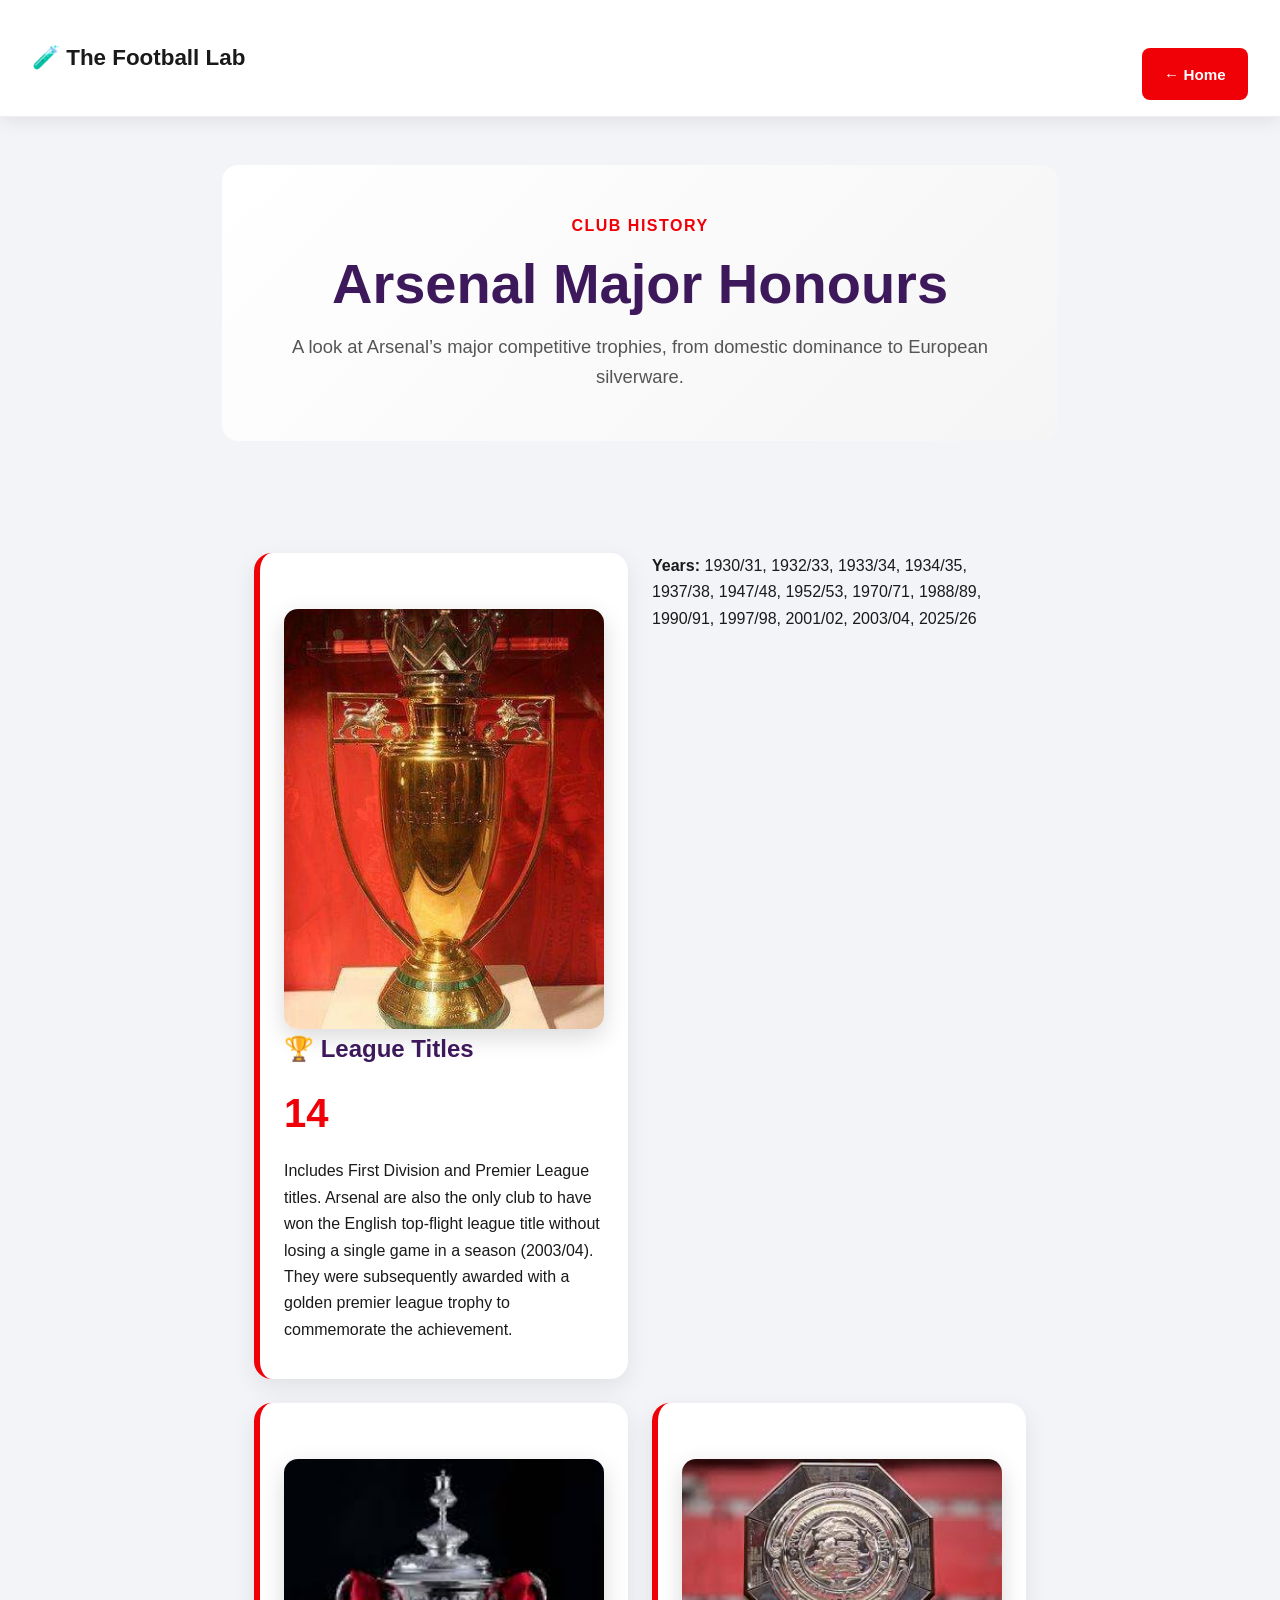
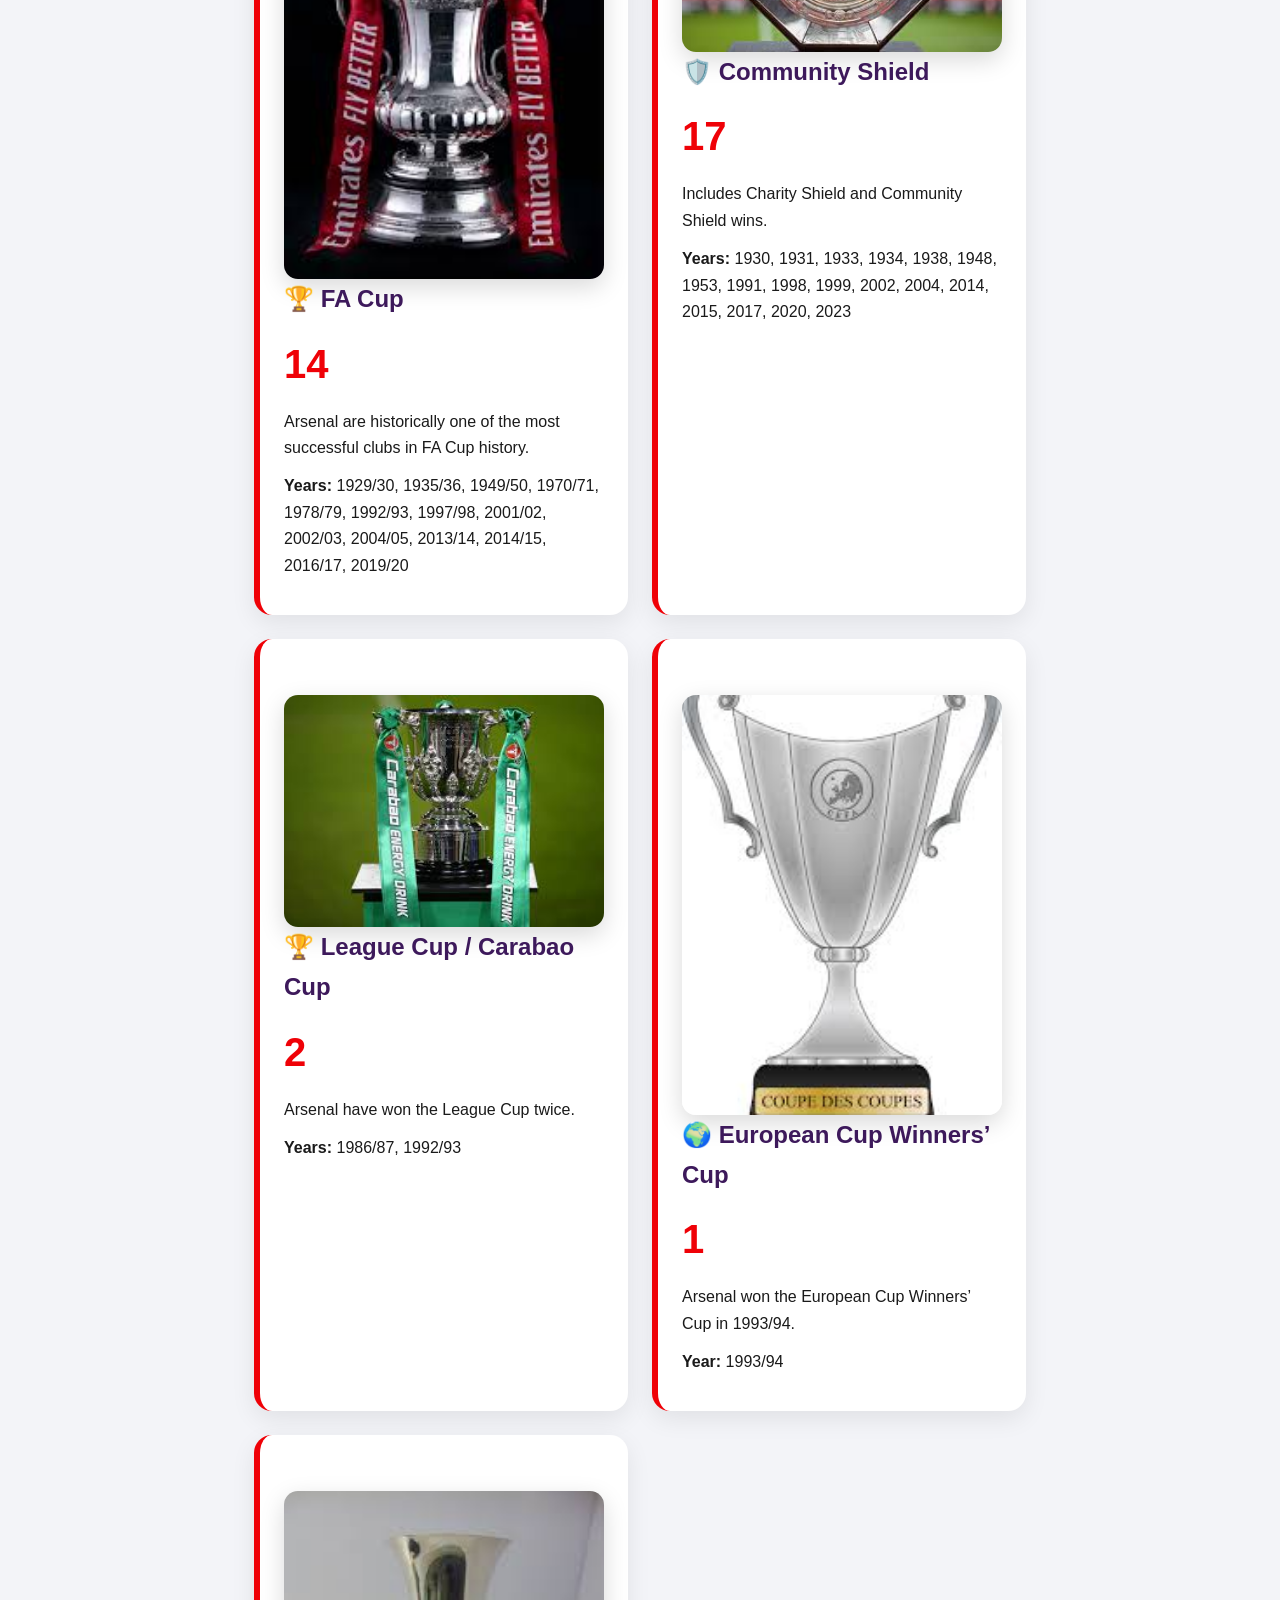
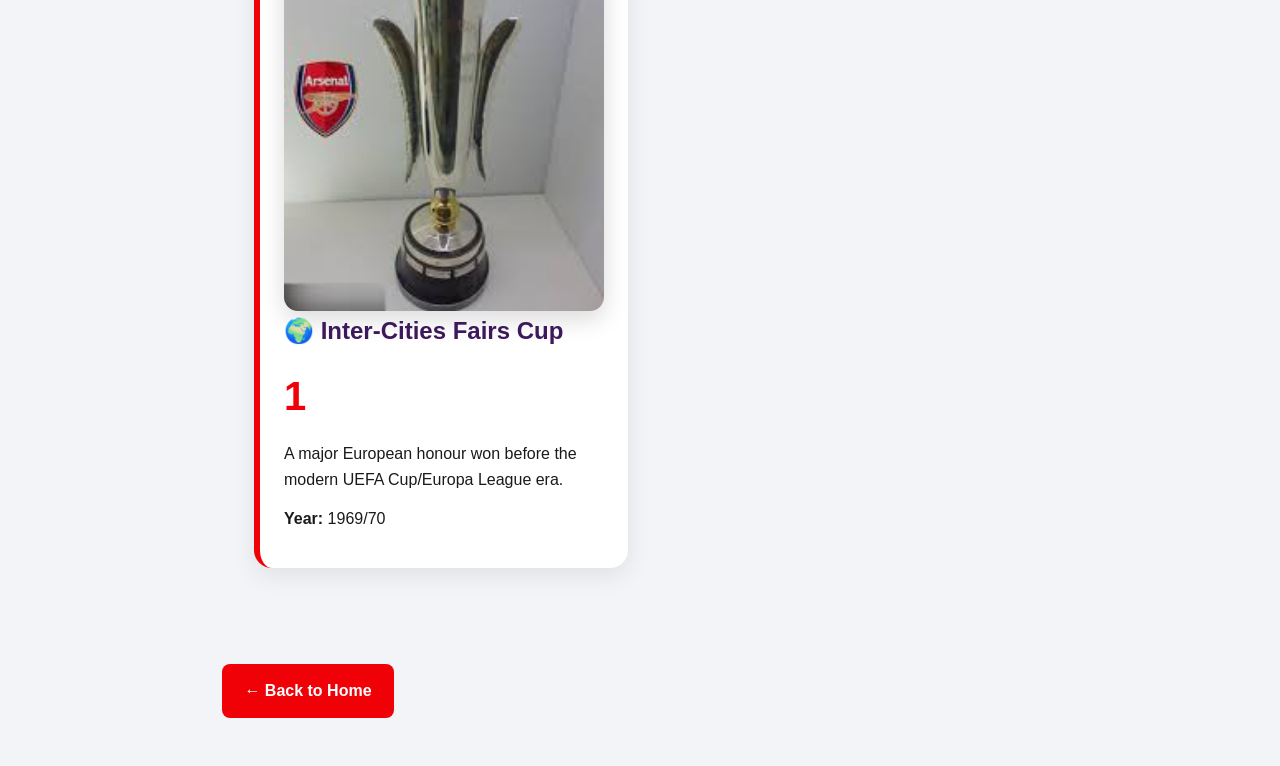
<file: ArsenalHistory.html>
<!DOCTYPE html>
<link rel="stylesheet" href="style.css">
<html lang="en">
<head>
  <meta charset="UTF-8">
  <meta name="viewport" content="width=device-width, initial-scale=1.0">
  <title>Arsenal History | The Football Lab</title>
  <link rel="stylesheet" href="style.css">
</head>
<body>

<header>
  <div class="brand">
    <h1>🧪 The Football Lab</h1>
  </div>

  <nav>
<a class="back-button" href="index.html">←  Home</a>
  </nav>
</header>

<main class="article-container">

  <section class="article-hero">
    <p class="article-label">Club History</p>
    <h1>Arsenal Major Honours</h1>
    <p class="article-subtitle">
      A look at Arsenal’s major competitive trophies, from domestic dominance to European silverware.
    </p>
  </section>

  <section class="trophy-grid">

      <div class="trophy-card">
  <img
    src="Images/Trophies/GoldPrem.jpg"
    alt="Premier League Trophy"
    class="trophy-image">
    <h2>🏆 League Titles</h2>
    <p class="trophy-count">14</p>
    <p>
    Includes First Division and Premier League titles. Arsenal are also the only club to have won the English top-flight league title without losing a single game in a season (2003/04). They were subsequently awarded with a golden premier league trophy to commemorate the achievement.
    </p>
    </div>
      <p><strong>Years:</strong> 1930/31, 1932/33, 1933/34, 1934/35, 1937/38, 1947/48, 1952/53, 1970/71, 1988/89, 1990/91, 1997/98, 2001/02, 2003/04, 2025/26</p>
    </div>

    <div class="trophy-card">
    <img
    src="Images/Trophies/FaCup.jpeg"
    alt="FA Cup Trophy"
    class="trophy-image">
      <h2>🏆 FA Cup</h2>
      <p class="trophy-count">14</p>
      <p>Arsenal are historically one of the most successful clubs in FA Cup history.</p>
      <p><strong>Years:</strong> 1929/30, 1935/36, 1949/50, 1970/71, 1978/79, 1992/93, 1997/98, 2001/02, 2002/03, 2004/05, 2013/14, 2014/15, 2016/17, 2019/20</p>
    </div>

    <div class="trophy-card">
    <img
    src="Images/Trophies/CommunityShield.jpeg"
    alt="Community Shield Trophy"
    class="trophy-image">
      <h2>🛡️ Community Shield</h2>
      <p class="trophy-count">17</p>
      <p>Includes Charity Shield and Community Shield wins.</p>
      <p><strong>Years:</strong> 1930, 1931, 1933, 1934, 1938, 1948, 1953, 1991, 1998, 1999, 2002, 2004, 2014, 2015, 2017, 2020, 2023</p>
    </div>

    <div class="trophy-card">
    <img
    src="Images/Trophies/CarabaoCup.jpeg"
    alt="League Cup / Carabao Cup Trophy"
    class="trophy-image">
      <h2>🏆 League Cup / Carabao Cup</h2>
      <p class="trophy-count">2</p>
      <p>Arsenal have won the League Cup twice.</p>
      <p><strong>Years:</strong> 1986/87, 1992/93</p>
    </div>

    <div class="trophy-card">
    <img
    src="Images/Trophies/ECWTrophy.jpeg"
    alt="European Cup Winners' Cup Trophy"
    class="trophy-image">
      <h2>🌍 European Cup Winners’ Cup</h2>
      <p class="trophy-count">1</p>
      <p>Arsenal won the European Cup Winners’ Cup in 1993/94.</p>
      <p><strong>Year:</strong> 1993/94</p>
    </div>

    <div class="trophy-card">
    <img
    src="Images/Trophies/ICFTrophy.jpeg"
    alt="Inter-Cities Fairs Cup Trophy"
    class="trophy-image">
      <h2>🌍 Inter-Cities Fairs Cup</h2>
      <p class="trophy-count">1</p>
      <p>A major European honour won before the modern UEFA Cup/Europa League era.</p>
      <p><strong>Year:</strong> 1969/70</p>
    </div>

  </section>

  <a class="back-button" href="index.html">← Back to Home</a>

</main>

</body>
</html>
</file>
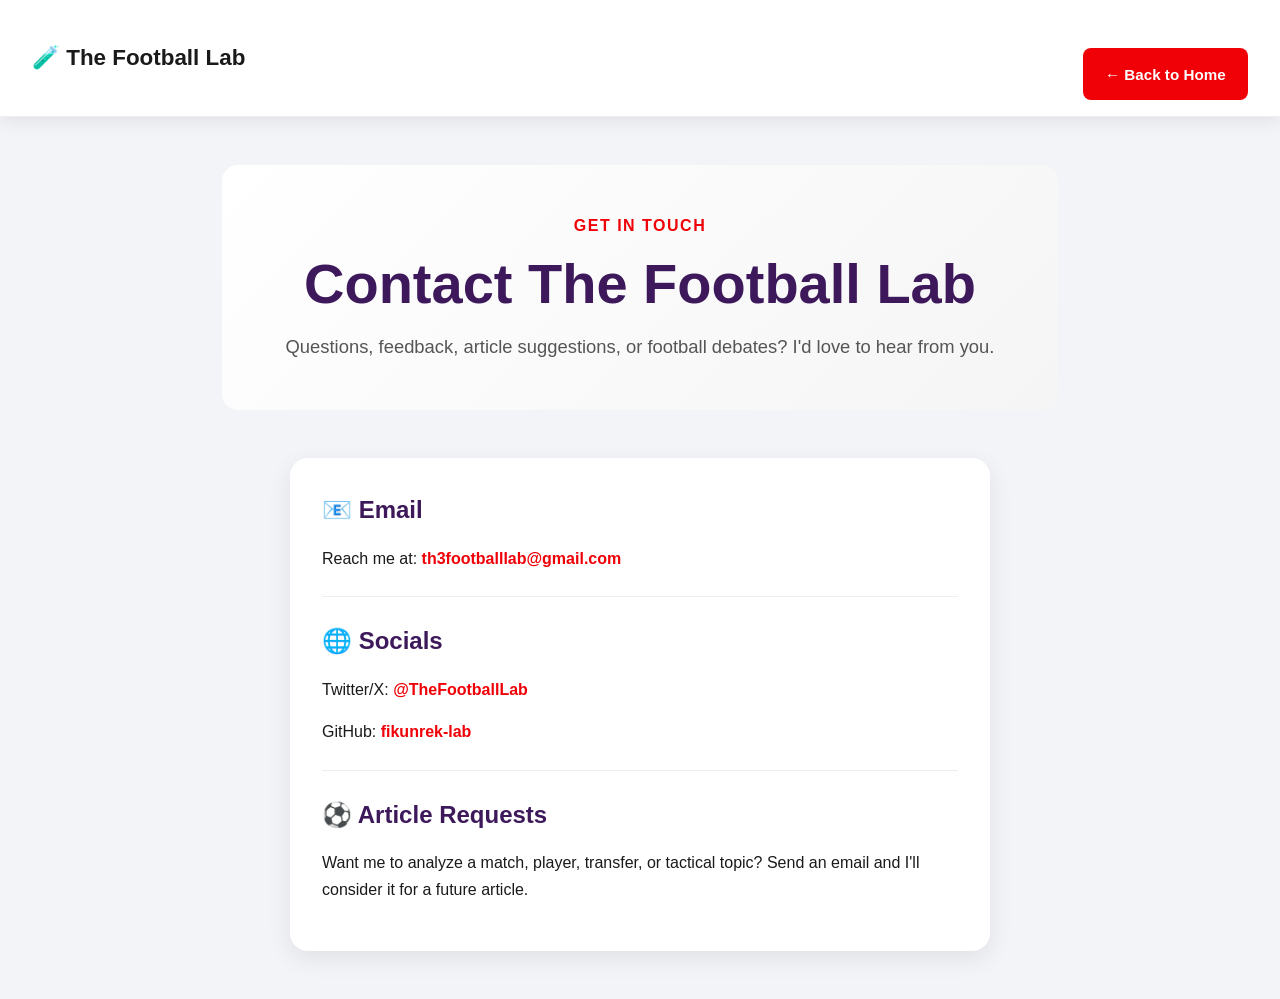
<file: Contact.html>
<!DOCTYPE html>
<link rel="stylesheet" href="style.css">
<html lang="en">
<head>
  <meta charset="UTF-8">
  <meta name="viewport" content="width=device-width, initial-scale=1.0">
  <title>Contact | The Football Lab</title>
  <link rel="stylesheet" href="style.css">
</head>
<body>

<header>
  <div class="brand">
    <h1>🧪 The Football Lab</h1>
  </div>

  <nav>
    <a class="back-button" href="index.html">
    ← Back to Home
  </a>
  </nav>
</header>

<main class="article-container">

  <section class="article-hero">
    <p class="article-label">Get In Touch</p>

    <h1>Contact The Football Lab</h1>

    <p class="article-subtitle">
      Questions, feedback, article suggestions, or football debates?
      I'd love to hear from you.
    </p>
  </section>

  <div class="contact-card">

    <h2>📧 Email</h2>

    <p>
      Reach me at:
      <a href="mailto:th3footballlab@gmail.com">
        th3footballlab@gmail.com
      </a>
    </p>

    <hr>

    <h2>🌐 Socials</h2>

    <p>
      Twitter/X:
      <a href="#">@TheFootballLab</a>
    </p>

    <p>
      GitHub:
      <a href="#">fikunrek-lab</a>
    </p>

    <hr>

    <h2>⚽ Article Requests</h2>

    <p>
      Want me to analyze a match, player, transfer, or tactical topic?
      Send an email and I'll consider it for a future article.
    </p>

  </div>

</main>

</body>
</html>
</file>
<file: style.css>
:root {
  --arsenal-red: #EF0107;
  --pl-purple: #3D195B;
  --dark: #1a1a1a;
  --light-gray: #f5f5f5;
  --max-width: 1100px;
}

* {
  box-sizing: border-box;
  margin: 0;
  padding: 0;
}

body {
  font-family: 'Inter', 'Segoe UI', Arial, sans-serif;
  background: white;
  color: var(--dark);
  line-height: 1.65;
  font-size: 16px;
}

img {
  max-width: 100%;
  display: block;
}

header {
  display: flex;
  justify-content: space-between;
  align-items: center;
  padding: 1rem 2rem;
  border-bottom: 1px solid #eee;
  position: sticky;
  top: 0;
  background: white;
  z-index: 100;
}

.brand {
  display: flex;
  align-items: center;
  gap: 0.75rem;
}

.brand h1 {
  font-size: 1.4rem;
  font-weight: 700;
}

nav a {
  margin-left: 1.5rem;
  text-decoration: none;
  color: var(--dark);
  font-weight: 500;
  font-size: 0.95rem;
}

nav a:hover {
  color: var(--arsenal-red);
}

section {
  padding: 4rem 2rem;
}

section h3 {
  margin-bottom: 1.5rem;
  font-size: 1.4rem;
  border-left: 5px solid var(--arsenal-red);
  padding-left: 0.75rem;
}

.hero {
  padding: 5rem 2rem;
  background: linear-gradient(135deg, var(--light-gray), #ffffff);
}

.hero-inner {
  max-width: var(--max-width);
  margin: auto;
  display: grid;
  grid-template-columns: 1.2fr 0.8fr;
  gap: 3rem;
  align-items: center;
}

.hero h2 {
  font-size: clamp(2rem, 4vw, 3rem);
  margin-bottom: 1rem;
  line-height: 1.2;
}

.hero p {
  margin-bottom: 2rem;
  font-size: 1.1rem;
  color: #444;
}

.primary {
  background: var(--arsenal-red);
  color: white;
  border: none;
  cursor: pointer;
  font-weight: 600;
  border-radius: 6px;
}

.secondary {
  background: white;
  border: 2px solid var(--arsenal-red);
  color: var(--arsenal-red);
  cursor: pointer;
  font-weight: 600;
  border-radius: 6px;
}

button {
  padding: 0.8rem 1.2rem;
}

.match-card,
.simulator {
  background: var(--light-gray);
  padding: 2rem;
  border-radius: 10px;
}

.simulator {
  max-width: 500px;
}

.simulator select,
.simulator button,
.simulator input {
  width: 100%;
  padding: 0.6rem;
  margin-top: 0.5rem;
  font-size: 0.95rem;
}

table {
  width: 100%;
  border-collapse: collapse;
  margin-top: 1rem;
  font-size: 0.95rem;
}

th,
td {
  border-bottom: 1px solid #ddd;
  padding: 0.8rem;
  text-align: left;
}

th {
  background: #f0f0f0;
  font-weight: 600;
}

.articles {
  display: grid;
  grid-template-columns: repeat(auto-fit, minmax(280px, 1fr));
  gap: 1.5rem;
}

.article-card {
  border: 1px solid #e0e0e0;
  padding: 1.5rem;
  border-radius: 10px;
  transition: all 0.2s ease;
  text-decoration: none;
  color: var(--dark);
  background: white;
}

.article-card img {
  width: 100%;
  height: 180px;
  object-fit: cover;
  border-radius: 6px;
  margin-bottom: 1rem;
}

.article-card:hover {
  transform: translateY(-5px);
  border-color: var(--arsenal-red);
  box-shadow: 0 4px 12px rgba(0,0,0,0.1);
}

.article-card h4 {
  margin-bottom: 0.75rem;
  color: var(--pl-purple);
}

.article-card p {
  color: #555;
  font-size: 0.95rem;
}

footer {
  text-align: center;
  padding: 2.5rem 1rem;
  background: var(--dark);
  color: white;
  margin-top: 3rem;
  font-size: 0.9rem;
}

footer a {
  color: white;
  margin: 0 0.5rem;
  text-decoration: none;
}

.result-card {
  background: white;
  margin-top: 1.5rem;
  padding: 1.5rem;
  border-radius: 10px;
  border-left: 5px solid var(--arsenal-red);
}

.scoreline {
  font-size: 1.6rem;
  font-weight: 700;
  margin-bottom: 1rem;
}

.stat-row {
  display: flex;
  justify-content: space-between;
  border-bottom: 1px solid #eee;
  padding: 0.5rem 0;
}

.article-container {
  max-width: 900px;
  margin: auto;
  padding: 3rem 2rem;
}

.article-container h1 {
  text-align: center;
  margin-bottom: 2rem;
  color: var(--arsenal-red);
}

.game-card {
  background: white;
  border-left: 6px solid var(--arsenal-red);
  padding: 1.5rem;
  margin-bottom: 2rem;
  border-radius: 8px;
  box-shadow: 0 2px 8px rgba(0,0,0,0.08);
}

.game-card h2 {
  color: var(--pl-purple);
  margin-bottom: 1rem;
}

.game-card p {
  margin-bottom: 0.75rem;
  line-height: 1.7;
}

.back-button {
  display: inline-block;
  margin-top: 2rem;
  text-decoration: none;
  color: white;
  background: var(--arsenal-red);
  padding: 0.8rem 1.4rem;
  border-radius: 6px;
}

.article-hero {
  text-align: center;
  margin-bottom: 3rem;
}

.article-label {
  color: var(--arsenal-red);
  font-weight: 700;
  text-transform: uppercase;
  letter-spacing: 1px;
  margin-bottom: 0.75rem;
}

.article-subtitle {
  max-width: 700px;
  margin: 0 auto 2rem;
  color: #555;
  font-size: 1.1rem;
}

.trophy-image {
  width: 100%;
  max-height: 420px;
  object-fit: cover;
  border-radius: 14px;
  margin-top: 2rem;
  box-shadow: 0 8px 24px rgba(0,0,0,0.15);
}

.game-card {
  background: white;
  border-left: 6px solid var(--arsenal-red);
  padding: 1.75rem;
  margin-bottom: 2rem;
  border-radius: 12px;
  box-shadow: 0 4px 14px rgba(0,0,0,0.08);
}

.game-card h2 {
  color: var(--pl-purple);
  margin-bottom: 1rem;
  font-size: 1.35rem;
}

.game-card p {
  margin-bottom: 0.8rem;
  line-height: 1.75;
}

.player-grid {
  display: grid;
  grid-template-columns: repeat(auto-fit, minmax(260px, 1fr));
  gap: 1.5rem;
}

.player-card {
  background: white;
  border-left: 5px solid var(--arsenal-red);
  padding: 1.5rem;
  border-radius: 12px;
  box-shadow: 0 4px 14px rgba(0,0,0,0.08);
}

.player-card h2 {
  color: var(--pl-purple);
  margin-bottom: 1rem;
}

.player-card p {
  margin-bottom: 0.45rem;
}

.team-photo {
  width: 100%;
  max-height: 500px;
  object-fit: cover;
  border-radius: 15px;
  margin: 2rem 0;
  box-shadow: 0 6px 18px rgba(0,0,0,0.15);
}

.player-photo {
  width: 120px;
  height: 120px;
  object-fit: cover;
  border-radius: 50%;
  margin: 0 auto 1rem;
  border: 3px solid var(--arsenal-red);
  display: block;
}

.player-card {
  transition: all 0.25s ease;
}

.player-card:hover {
  transform: translateY(-6px);
  box-shadow: 0 8px 24px rgba(0,0,0,0.15);
}

.player-card {
  transition: all 0.25s ease;
}

.player-card:hover {
  transform: translateY(-6px);
  box-shadow: 0 8px 24px rgba(0,0,0,0.15);
}

.league-table {
  width: 100%;
  border-collapse: collapse;
  margin-top: 2rem;
  background: white;
  box-shadow: 0 4px 14px rgba(0,0,0,0.08);
  border-radius: 10px;
  overflow: hidden;
}

.league-table th {
  background: var(--pl-purple);
  color: white;
}

.league-table th,
.league-table td {
  padding: 0.9rem;
  text-align: center;
  border-bottom: 1px solid #eee;
}

.league-table td:nth-child(2),
.league-table th:nth-child(2) {
  text-align: left;
}

.league-table tr:hover {
  background: #f7f7f7;
}

.champions {
  background: #fff4f4;
  font-weight: bold;
}

.next-match {
  display: flex;
  align-items: center;
  gap: 10px;
}

.team-logo {
  width: 28px;
  height: 28px;
  vertical-align: middle;
  margin-right: 8px;
}

.contact-card {
  background: white;
  padding: 2rem;
  border-radius: 15px;
  box-shadow: 0 6px 18px rgba(0,0,0,0.1);
  max-width: 700px;
  margin: auto;
}

.contact-card h2 {
  color: var(--pl-purple);
  margin-bottom: 1rem;
}

.contact-card p {
  margin-bottom: 1rem;
}

.contact-card a {
  color: var(--arsenal-red);
  text-decoration: none;
  font-weight: 600;
}

.contact-card hr {
  margin: 1.5rem 0;
  border: none;
  border-top: 1px solid #eee;
}

.trophy-grid {
  display: grid;
  grid-template-columns: repeat(auto-fit, minmax(300px, 1fr));
  gap: 1.5rem;
}

.trophy-card {
  background: white;
  border-left: 6px solid var(--arsenal-red);
  padding: 1.5rem;
  border-radius: 12px;
  box-shadow: 0 4px 14px rgba(0,0,0,0.08);
}

.trophy-card h2 {
  color: var(--pl-purple);
  margin-bottom: 0.75rem;
}

.trophy-count {
  font-size: 2.5rem;
  font-weight: 800;
  color: var(--arsenal-red);
  margin-bottom: 1rem;
}

.trophy-card p {
  margin-bottom: 0.75rem;
}

.section-title {
  margin: 2rem 0 1rem;
  color: var(--pl-purple);
}

.transfer-grid {
  display: grid;
  grid-template-columns: repeat(auto-fit, minmax(280px, 1fr));
  gap: 1.5rem;
}

.transfer-card {
  background: white;
  padding: 1.5rem;
  border-radius: 12px;
  box-shadow: 0 4px 14px rgba(0,0,0,0.08);
}

.transfer-card h2 {
  margin-bottom: 1rem;
  color: var(--pl-purple);
}

.transfer-card p {
  margin-bottom: 0.5rem;
}

.incoming {
  border-left: 6px solid #27ae60;
}

.outgoing {
  border-left: 6px solid #e74c3c;
}

.ideal-signings {
  margin: 2rem 0 3rem;
}

.ideal-signings h2 {
  color: var(--pl-purple);
  margin-bottom: 1.5rem;
}

.ideal-card {
  background: white;
  border-left: 5px solid var(--arsenal-red);
  padding: 1.25rem;
  margin-bottom: 1rem;
  border-radius: 8px;
  box-shadow: 0 2px 8px rgba(0,0,0,0.08);
}

.ideal-card h3 {
  color: var(--arsenal-red);
  margin-bottom: 0.5rem;
}

.ideal-card p {
  line-height: 1.6;
}

/* Football Tactics Article */

.article-hero {
  text-align: center;
  margin-bottom: 3rem;
  padding: 3rem 1rem;
  background: linear-gradient(135deg, #fff, #f5f5f5);
  border-radius: 16px;
}

.article-label {
  color: var(--arsenal-red);
  font-weight: 800;
  text-transform: uppercase;
  letter-spacing: 1.5px;
  margin-bottom: 0.75rem;
}

.article-hero h1 {
  font-size: clamp(2rem, 5vw, 3.5rem);
  color: var(--pl-purple);
  margin-bottom: 1rem;
  line-height: 1.15;
}

.article-subtitle {
  max-width: 750px;
  margin: auto;
  color: #555;
  font-size: 1.15rem;
}

.game-card {
  background: white;
  border-left: 6px solid var(--arsenal-red);
  padding: 2rem;
  margin-bottom: 2rem;
  border-radius: 14px;
  box-shadow: 0 6px 18px rgba(0,0,0,0.08);
}

.game-card h2 {
  color: var(--pl-purple);
  margin-bottom: 1rem;
  font-size: 1.5rem;
}

.game-card p {
  color: #333;
  line-height: 1.8;
  margin-bottom: 1rem;
  font-size: 1rem;
}

.game-card strong {
  color: var(--arsenal-red);
}

.game-card:hover {
  transform: translateY(-4px);
  transition: 0.25s ease;
  box-shadow: 0 10px 24px rgba(0,0,0,0.12);
}

.back-button {
  display: inline-block;
  margin-top: 2rem;
  background: var(--arsenal-red);
  color: white;
  padding: 0.85rem 1.4rem;
  border-radius: 8px;
  text-decoration: none;
  font-weight: 700;
}

.back-button:hover {
  background: var(--pl-purple);
}

.maverick-grid {
  display: grid;
  grid-template-columns: repeat(auto-fit, minmax(220px, 1fr));
  gap: 1rem;
  margin-top: 1.5rem;
}

.maverick-card {
  background: #f8f8f8;
  border-left: 4px solid var(--arsenal-red);
  padding: 1rem;
  border-radius: 10px;
}

.maverick-card h3 {
  color: var(--pl-purple);
  margin-bottom: 0.5rem;
}

.maverick-card p {
  font-size: 0.95rem;
  line-height: 1.6;
}

.verdict-box {
    margin-top: 3rem;
    padding: 2rem;
    background: linear-gradient(135deg, #3D195B, #552c8d);
    color: white;
    border-radius: 12px;
    text-align: center;
}

.verdict-box h2 {
    color: #fff;
    margin-bottom: 1rem;
}

.rating-meter {
    margin-top: 1.5rem;
}

.rating-meter progress {
    width: 100%;
    height: 18px;
}

:root {
      --arsenal-red: #EF0107;
      --pl-purple: #3D195B;
      --dark: #1a1a1a;
      --light-gray: #f5f5f5;
      --max-width: 1100px;
    } 

    * {
      box-sizing: border-box;
      margin: 0;
      padding: 0;
    }

    body {
      font-family: 'Inter', 'Segoe UI', Arial, sans-serif;
      background: rgb(255, 255, 255);
      color: var(--dark);
      line-height: 1.65;
      font-size: 16px;
    }

    img {
      max-width: 100%;
      display: block;
    }

    /* Header */
    header {
      display: flex;
      justify-content: space-between;
      align-items: center;
      padding: 1rem 2rem;
      border-bottom: 1px solid #eee;
      position: sticky;
      top: 0;
      background: white;
      z-index: 100;
    }

    .brand {
      display: flex;
      align-items: center;
      gap: 0.75rem;
    }

    .brand h1 {
      font-size: 1.4rem;
      font-weight: 700;
    }

    nav a {
      margin-left: 1.5rem;
      text-decoration: none;
      color: var(--dark);
      font-weight: 500;
      font-size: 0.95rem;
    }

    nav a:hover {
      color: var(--arsenal-red);
    }

    /* Hero */
    .hero {
      padding: 5rem 2rem;
      background: linear-gradient(135deg, var(--light-gray), #ffffff);
    }

    .hero-inner {
      max-width: var(--max-width);
      margin: auto;
      display: grid;
      grid-template-columns: 1.2fr 0.8fr;
      gap: 3rem;
      align-items: center;
    }

    .hero h2 {
      font-size: clamp(2rem, 4vw, 3rem);
      margin-bottom: 1rem;
      line-height: 1.2;
    }

    .hero p {
      margin-bottom: 2rem;
      font-size: 1.1rem;
      color: #444;
    }

    .hero button {
      padding: 0.8rem 1.6rem;
      margin-right: 0.75rem;
      border-radius: 6px;
      border: none;
      cursor: pointer;
      font-weight: 600;
    }

    .primary {
      background: var(--arsenal-red);
      color: white;
    }

    .secondary {
      background: white;
      border: 2px solid var(--arsenal-red);
      color: var(--arsenal-red);
    }

    /* Sections */
    section {
      padding: 4rem 2rem;
    }

    .container {
      max-width: var(--max-width);
      margin: auto;
    }

    section h3 {
      margin-bottom: 1.5rem;
      font-size: 1.4rem;
      border-left: 5px solid var(--arsenal-red);
      padding-left: 0.75rem;
    }

    /* Arsenal Match Lab */
    .match-card {
      background: var(--light-gray);
      padding: 2rem;
      border-radius: 10px;
    }

    /* Ratings Table */
    table {
      width: 100%;
      border-collapse: collapse;
      margin-top: 1rem;
      font-size: 0.95rem;
    }

    th, td {
      border-bottom: 1px solid #ddd;
      padding: 0.8rem;
      text-align: left;
    }

    th {
      background: #f0f0f0;
      font-weight: 600;
    }

    /* Simulator */
    .simulator {
      background: var(--light-gray);
      padding: 2rem;
      border-radius: 10px;
      max-width: 500px;
    }

    .simulator select, .simulator button {
      width: 100%;
      padding: 0.6rem;
      margin-top: 0.5rem;
      font-size: 0.95rem;
    }

    /* Articles */
    .articles {
      display: grid;
      grid-template-columns: repeat(auto-fit, minmax(280px, 1fr));
      gap: 1.5rem;
    }

    .article-card {
      border: 1px solid #e0e0e0;
      padding: 1.5rem;
      border-radius: 10px;
      transition: transform 0.2s ease;
    }

    .article-card:hover {
      transform: translateY(-4px);
    }

    /* Footer */
    footer {
      text-align: center;
      padding: 2.5rem 1rem;
      background: var(--dark);
      color: white;
      margin-top: 3rem;
      font-size: 0.9rem;
    }

    footer a {
      color: white;
      margin: 0 0.5rem;
      text-decoration: none;
    }

/* ===== UI Refresh ===== */

body {
  background: #f3f4f8;
}

header {
  background: rgba(255, 255, 255, 0.95);
  backdrop-filter: blur(10px);
  box-shadow: 0 4px 18px rgba(0,0,0,0.08);
}

.brand img {
  border-radius: 50%;
}

nav a {
  padding: 0.45rem 0.75rem;
  border-radius: 999px;
  transition: 0.2s ease;
}

nav a:hover {
  background: #fff0f0;
  color: var(--arsenal-red);
}

.hero-inner {
  background: linear-gradient(135deg, var(--pl-purple), var(--arsenal-red));
  color: white;
  border-radius: 24px;
  padding: 3rem;
  margin-top: 2rem;
  box-shadow: 0 12px 35px rgba(0,0,0,0.2);
}

.hero-inner h3,
.hero-inner p {
  color: white;
}

.hero-inner img {
  border-radius: 18px;
  box-shadow: 0 8px 24px rgba(0,0,0,0.25);
}

section {
  max-width: var(--max-width);
  margin: 0 auto;
}

section h3 {
  font-size: 1.6rem;
  color: var(--pl-purple);
}

.match-card,
.simulator,
.game-card,
.article-card,
.player-card,
.transfer-card,
.trophy-card,
.contact-card {
  background: white;
  border-radius: 18px;
  box-shadow: 0 8px 24px rgba(0,0,0,0.08);
}

.match-card {
  border-left: 7px solid var(--arsenal-red);
}

.article-card {
  min-height: 170px;
  display: flex;
  flex-direction: column;
  justify-content: space-between;
}

.article-card:hover,
.match-card:hover,
.simulator:hover {
  transform: translateY(-5px);
  box-shadow: 0 14px 32px rgba(0,0,0,0.14);
}

.primary,
.secondary,
.back-button {
  transition: 0.2s ease;
}

.primary:hover,
.back-button:hover {
  background: var(--pl-purple);
  transform: translateY(-2px);
}

.secondary:hover {
  background: var(--arsenal-red);
  color: white;
}

table {
  background: white;
  border-radius: 14px;
  overflow: hidden;
  box-shadow: 0 8px 24px rgba(0,0,0,0.08);
}

th {
  background: var(--pl-purple);
  color: white;
}

tr:hover {
  background: #fff4f4;
}

.result-card {
  box-shadow: 0 8px 22px rgba(0,0,0,0.1);
}

footer {
  background: linear-gradient(135deg, #111, var(--pl-purple));
}
</file>
